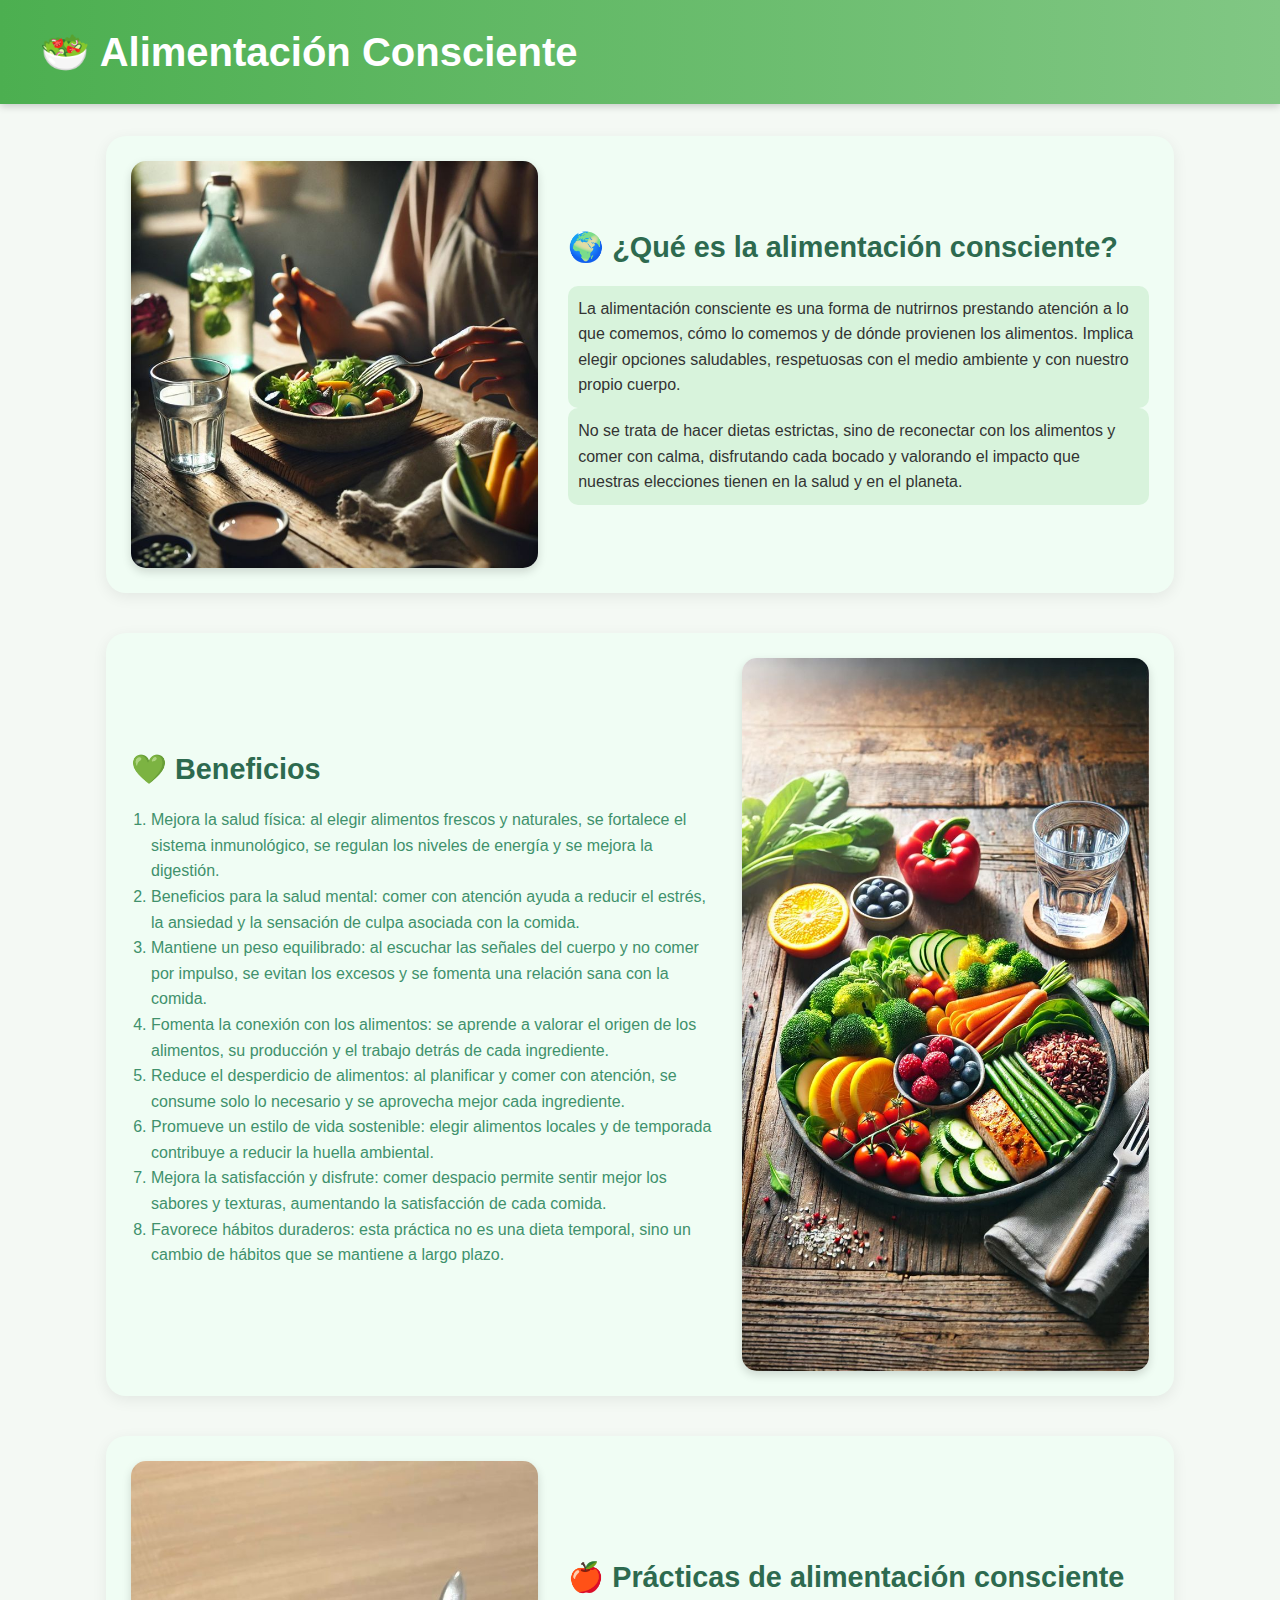
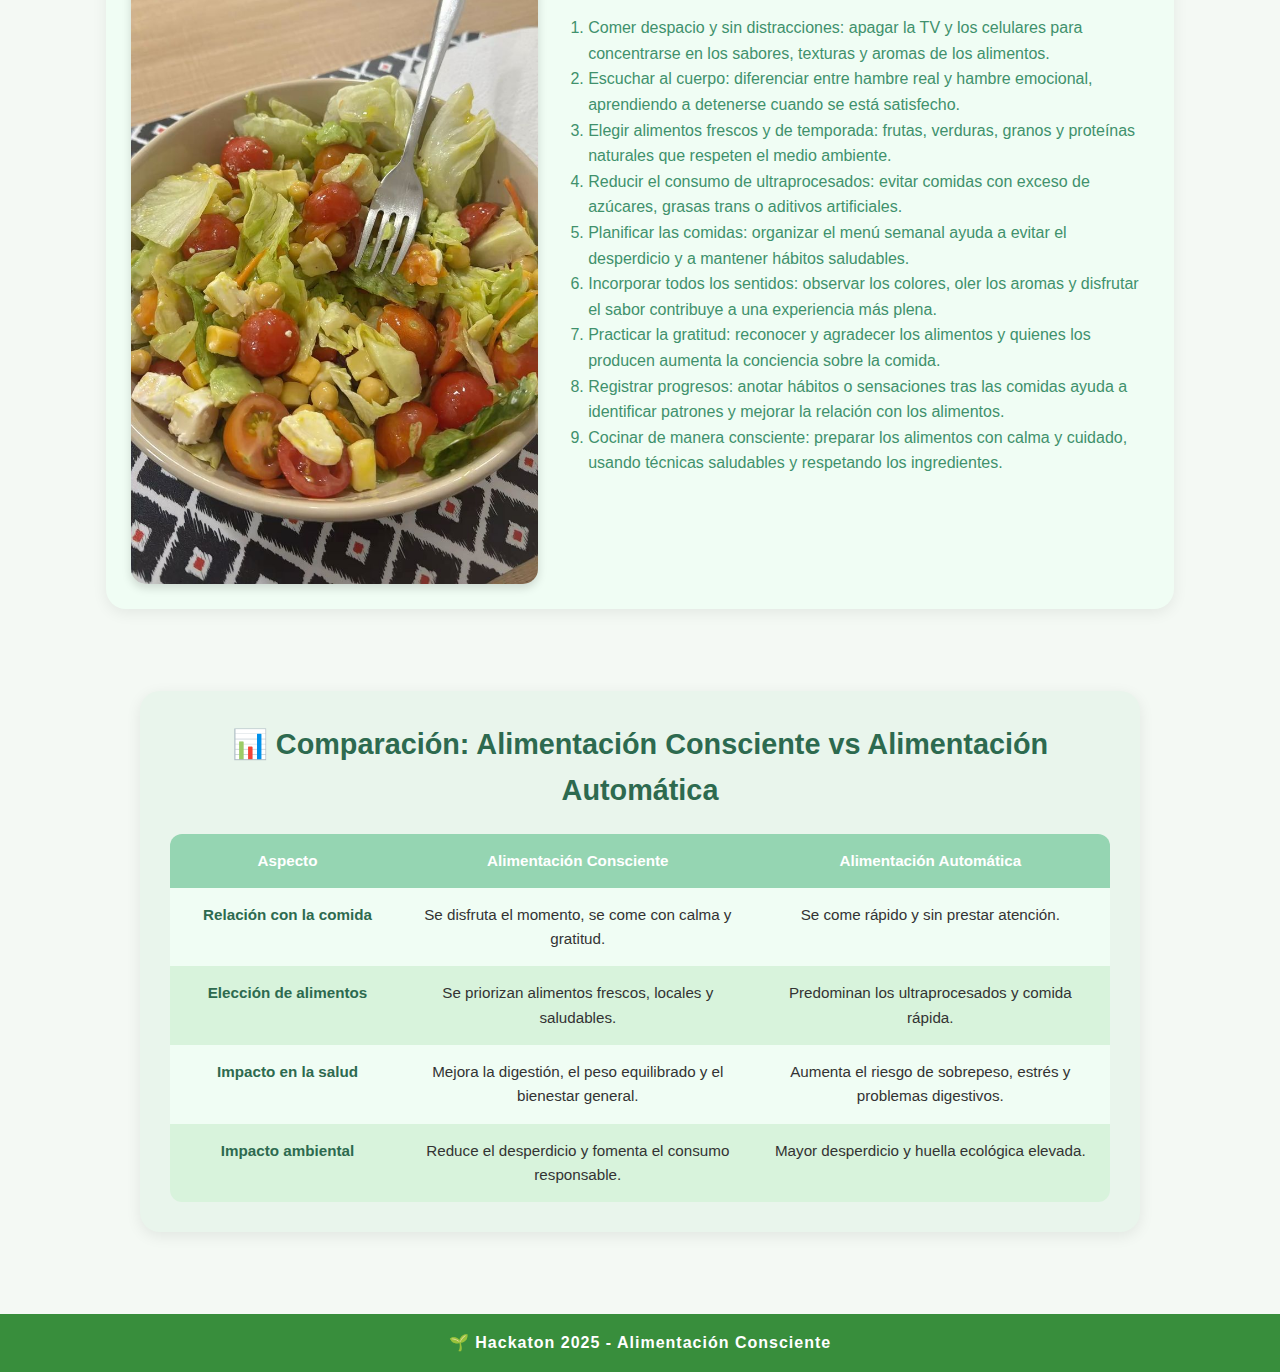
<file: alimentacion.html>
<!DOCTYPE html>
<html lang="es">
<head>
    <meta charset="UTF-8">
    <meta name="viewport" content="width=device-width, initial-scale=1.0">
    <title>Alimentación Consciente</title>
    <link rel="stylesheet" href="style.css">
</head>
<body>
<!-- HEADER -->
<header>
    <h1>🥗 Alimentación Consciente</h1>
</header>

<!-- INTRO -->
<main class="huertas">
    <section class="huerta">
        <img src="img/Quick Tips for Eating Mindfully.jpeg" alt="Alimentación saludable">
        <div class="huerta-info">
        <h2>🌍 ¿Qué es la alimentación consciente?</h2>
        <p>
            La alimentación consciente es una forma de nutrirnos prestando atención a lo que comemos, 
            cómo lo comemos y de dónde provienen los alimentos. Implica elegir opciones saludables, 
            respetuosas con el medio ambiente y con nuestro propio cuerpo.
        </p>
        <p>
            No se trata de hacer dietas estrictas, sino de reconectar con los alimentos y comer con 
            calma, disfrutando cada bocado y valorando el impacto que nuestras elecciones tienen 
            en la salud y en el planeta.
        </p>
    </div>
    </section>

    <!-- BENEFICIOS -->
    <section class="huerta invertida">
        <img src="img/Balanced Nutritional Meal.jpeg" alt="Beneficios de la alimentación consciente">
        <div class="huerta-info">
        <h2>💚 Beneficios</h2>
        <ol>
            <li>Mejora la salud física: al elegir alimentos frescos y naturales, se fortalece el sistema inmunológico, se regulan los niveles de energía y se mejora la digestión.</li>
            <li>Beneficios para la salud mental: comer con atención ayuda a reducir el estrés, la ansiedad y la sensación de culpa asociada con la comida.</li>
            <li>Mantiene un peso equilibrado: al escuchar las señales del cuerpo y no comer por impulso, se evitan los excesos y se fomenta una relación sana con la comida.</li>
            <li>Fomenta la conexión con los alimentos: se aprende a valorar el origen de los alimentos, su producción y el trabajo detrás de cada ingrediente.</li>
            <li>Reduce el desperdicio de alimentos: al planificar y comer con atención, se consume solo lo necesario y se aprovecha mejor cada ingrediente.</li>
            <li>Promueve un estilo de vida sostenible: elegir alimentos locales y de temporada contribuye a reducir la huella ambiental.</li>
            <li>Mejora la satisfacción y disfrute: comer despacio permite sentir mejor los sabores y texturas, aumentando la satisfacción de cada comida.</li>
            <li>Favorece hábitos duraderos: esta práctica no es una dieta temporal, sino un cambio de hábitos que se mantiene a largo plazo.</li>
        </ol>
    </div>
    </section>

    <!-- PRACTICAS -->
    <section class="huerta">
        <img src="img/1bf3c40b-35d3-4dfd-aef5-eaf566f7ae10.jpeg" alt="Prácticas de alimentación consciente">
        <div class="huerta-info">
        <h2>🍎 Prácticas de alimentación consciente</h2>
        <ol>
            <li>Comer despacio y sin distracciones: apagar la TV y los celulares para concentrarse en los sabores, texturas y aromas de los alimentos.</li>
            <li>Escuchar al cuerpo: diferenciar entre hambre real y hambre emocional, aprendiendo a detenerse cuando se está satisfecho.</li>
            <li>Elegir alimentos frescos y de temporada: frutas, verduras, granos y proteínas naturales que respeten el medio ambiente.</li>
            <li>Reducir el consumo de ultraprocesados: evitar comidas con exceso de azúcares, grasas trans o aditivos artificiales.</li>
            <li>Planificar las comidas: organizar el menú semanal ayuda a evitar el desperdicio y a mantener hábitos saludables.</li>
            <li>Incorporar todos los sentidos: observar los colores, oler los aromas y disfrutar el sabor contribuye a una experiencia más plena.</li>
            <li>Practicar la gratitud: reconocer y agradecer los alimentos y quienes los producen aumenta la conciencia sobre la comida.</li>
            <li>Registrar progresos: anotar hábitos o sensaciones tras las comidas ayuda a identificar patrones y mejorar la relación con los alimentos.</li>
            <li>Cocinar de manera consciente: preparar los alimentos con calma y cuidado, usando técnicas saludables y respetando los ingredientes.</li>

        </ol>
    </div>
    </section>
</main>

<!-- CUADRO COMPARATIVO -->
<section class="comparativo">
    <h2>📊 Comparación: Alimentación Consciente vs Alimentación Automática</h2>
    <table>
        <thead>
        <tr>
            <th>Aspecto</th>
            <th>Alimentación Consciente</th>
            <th>Alimentación Automática</th>
        </tr>
    </thead>
    <tbody>
        <tr>
            <td>Relación con la comida</td>
            <td>Se disfruta el momento, se come con calma y gratitud.</td>
            <td>Se come rápido y sin prestar atención.</td>
        </tr>
        <tr>
            <td>Elección de alimentos</td>
            <td>Se priorizan alimentos frescos, locales y saludables.</td>
            <td>Predominan los ultraprocesados y comida rápida.</td>
        </tr>
        <tr>
            <td>Impacto en la salud</td>
            <td>Mejora la digestión, el peso equilibrado y el bienestar general.</td>
            <td>Aumenta el riesgo de sobrepeso, estrés y problemas digestivos.</td>
        </tr>
        <tr>
            <td>Impacto ambiental</td>
            <td>Reduce el desperdicio y fomenta el consumo responsable.</td>
            <td>Mayor desperdicio y huella ecológica elevada.</td>
        </tr>
    </tbody>
    </table>
</section>

<!-- FOOTER -->
<footer>
    <p>🌱 Hackaton 2025 - Alimentación Consciente</p>
</footer>

</body>
</html>
</file>
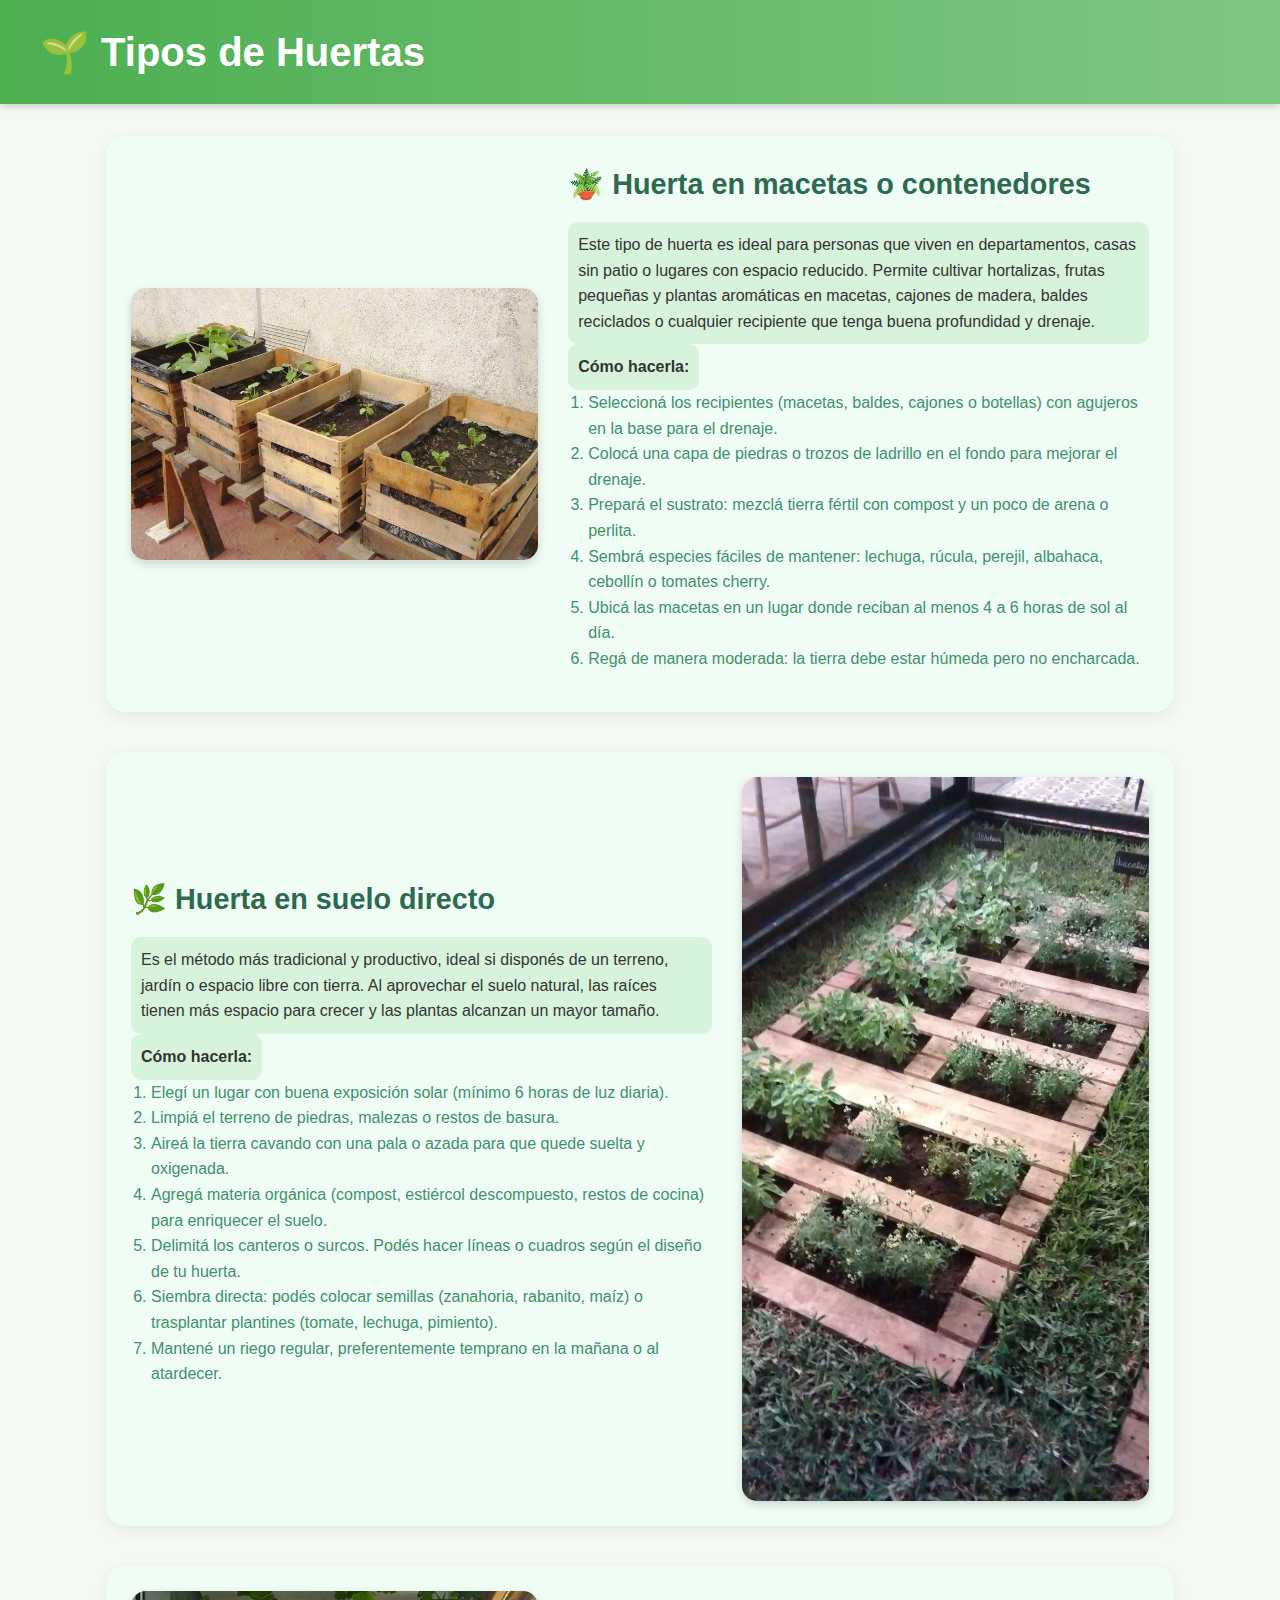
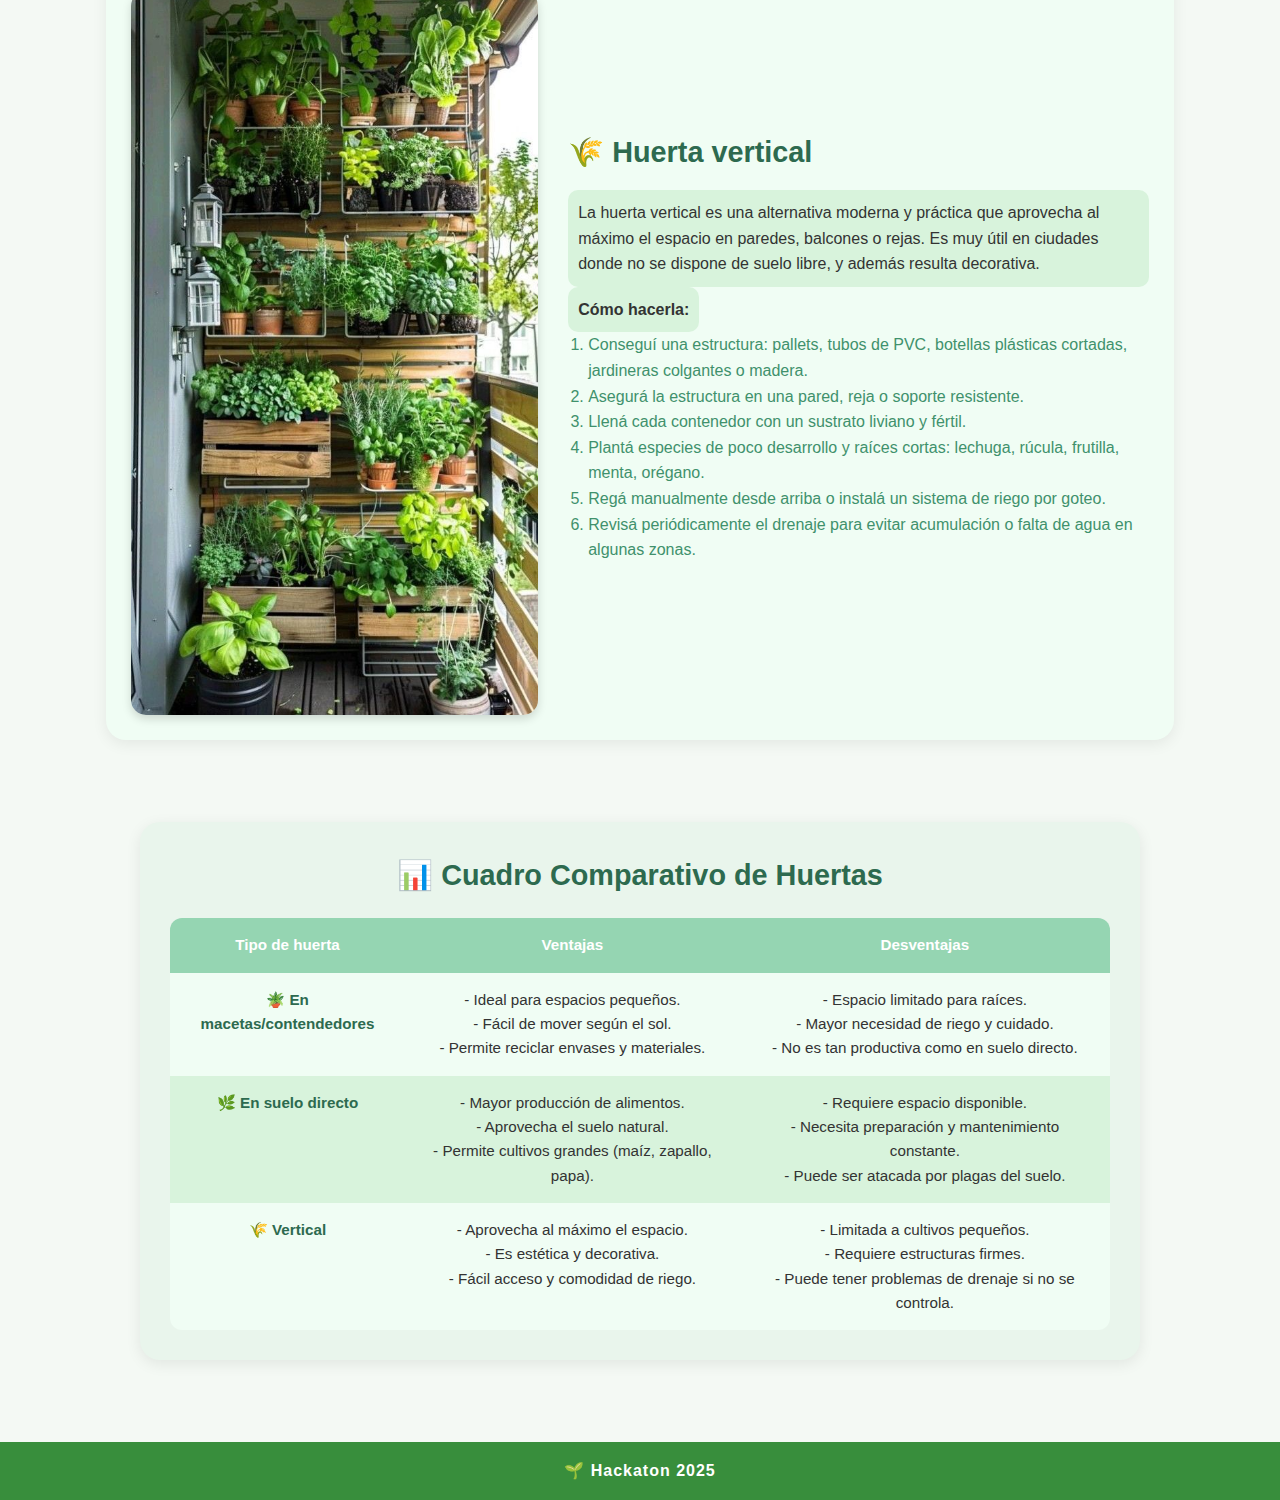
<file: huertas.html>
<!DOCTYPE html>
<html lang="es">
<head>
    <meta charset="UTF-8">
    <meta name="viewport" content="width=device-width, initial-scale=1.0">
    <title>Tipos de Huertas</title>
    <link rel="stylesheet" href="style.css">
</head>
<body>
    <header>
    <h1>🌱 Tipos de Huertas</h1>
</header>

<main class="huertas">
    <!-- Huerta 1 -->
    <section class="huerta">
        <img src="img/58b68fae-fc24-4dc1-8925-2a618148cdb9.jpeg" alt="Huerta en macetas">
        <div class="huerta-info">
        <h2>🪴 Huerta en macetas o contenedores</h2>
        <p>
            Este tipo de huerta es ideal para personas que viven en departamentos, casas sin patio o lugares con espacio reducido. Permite cultivar hortalizas, frutas pequeñas y plantas aromáticas en macetas, cajones de madera, baldes reciclados o cualquier recipiente que tenga buena profundidad y drenaje.
        </p>
        <p><strong>Cómo hacerla:</strong></p>
        <ol>
            <li>Seleccioná los recipientes (macetas, baldes, cajones o botellas) con agujeros en la base para el drenaje.</li>
            <li>Colocá una capa de piedras o trozos de ladrillo en el fondo para mejorar el drenaje.</li>
            <li>Prepará el sustrato: mezclá tierra fértil con compost y un poco de arena o perlita.</li>
            <li>Sembrá especies fáciles de mantener: lechuga, rúcula, perejil, albahaca, cebollín o tomates cherry.</li>
            <li>Ubicá las macetas en un lugar donde reciban al menos 4 a 6 horas de sol al día.</li>
            <li>Regá de manera moderada: la tierra debe estar húmeda pero no encharcada.</li>
        </ol>
    </div>
    </section>

    <!-- Huerta 2 -->
    <section class="huerta invertida">
        <img src="img/como sembrar jardin aromatico.jpeg" alt="Huerta en suelo directo">
        <div class="huerta-info">
        <h2>🌿 Huerta en suelo directo</h2>
        <p>Es el método más tradicional y productivo, ideal si disponés de un terreno, jardín o espacio libre con tierra. Al aprovechar el suelo natural, las raíces tienen más espacio para crecer y las plantas alcanzan un mayor tamaño.
        </p>
        <p><strong>Cómo hacerla:</strong></p>
        <ol>
            <li>Elegí un lugar con buena exposición solar (mínimo 6 horas de luz diaria).</li>
            <li>Limpiá el terreno de piedras, malezas o restos de basura.</li>
            <li>Aireá la tierra cavando con una pala o azada para que quede suelta y oxigenada.</li>
            <li>Agregá materia orgánica (compost, estiércol descompuesto, restos de cocina) para enriquecer el suelo.</li>
            <li>Delimitá los canteros o surcos. Podés hacer líneas o cuadros según el diseño de tu huerta.</li>
            <li>Siembra directa: podés colocar semillas (zanahoria, rabanito, maíz) o trasplantar plantines (tomate, lechuga, pimiento).</li>
            <li>Mantené un riego regular, preferentemente temprano en la mañana o al atardecer.</li>
        </ol>
    </div>
    </section>

    <!-- Huerta 3 -->
    <section class="huerta">
        <img src="img/0ce39d01-8c2a-4465-ad8d-d863ef874e88.jpeg" alt="Huerta vertical">
        <div class="huerta-info">
        <h2>🌾 Huerta vertical</h2>
        <p>La huerta vertical es una alternativa moderna y práctica que aprovecha al máximo el espacio en paredes, balcones o rejas. Es muy útil en ciudades donde no se dispone de suelo libre, y además resulta decorativa.
        </p>
        <p><strong>Cómo hacerla:</strong></p>
        <ol>
            <li>Conseguí una estructura: pallets, tubos de PVC, botellas plásticas cortadas, jardineras colgantes o madera.</li>
            <li>Asegurá la estructura en una pared, reja o soporte resistente.</li>
            <li>Llená cada contenedor con un sustrato liviano y fértil.</li>
            <li>Plantá especies de poco desarrollo y raíces cortas: lechuga, rúcula, frutilla, menta, orégano.</li>
            <li>Regá manualmente desde arriba o instalá un sistema de riego por goteo.</li>
            <li>Revisá periódicamente el drenaje para evitar acumulación o falta de agua en algunas zonas.</li>
        </ol>
    </div>
    </section>
</main>

<!-- Cuadro Comparativo -->
<section class="comparativo">
    <h2>📊 Cuadro Comparativo de Huertas</h2>
    <table>
      <thead>
        <tr>
          <th>Tipo de huerta</th>
          <th>Ventajas</th>
          <th>Desventajas</th>
        </tr>
      </thead>
      <tbody>
        <tr>
          <td>🪴 En macetas/contendedores</td>
          <td>
            - Ideal para espacios pequeños. <br>
            - Fácil de mover según el sol. <br>
            - Permite reciclar envases y materiales.
          </td>
          <td>
            - Espacio limitado para raíces. <br>
            - Mayor necesidad de riego y cuidado. <br>
            - No es tan productiva como en suelo directo.
          </td>
        </tr>
        <tr>
          <td>🌿 En suelo directo</td>
          <td>
            - Mayor producción de alimentos. <br>
            - Aprovecha el suelo natural. <br>
            - Permite cultivos grandes (maíz, zapallo, papa).
          </td>
          <td>
            - Requiere espacio disponible. <br>
            - Necesita preparación y mantenimiento constante. <br>
            - Puede ser atacada por plagas del suelo.
          </td>
        </tr>
        <tr>
          <td>🌾 Vertical</td>
          <td>
            - Aprovecha al máximo el espacio. <br>
            - Es estética y decorativa. <br>
            - Fácil acceso y comodidad de riego.
          </td>
          <td>
            - Limitada a cultivos pequeños. <br>
            - Requiere estructuras firmes. <br>
            - Puede tener problemas de drenaje si no se controla.
          </td>
        </tr>
      </tbody>
    </table>
  </section>

  <footer>
    <p>🌱 Hackaton 2025</p>
  </footer>

</body>
</html>
</file>
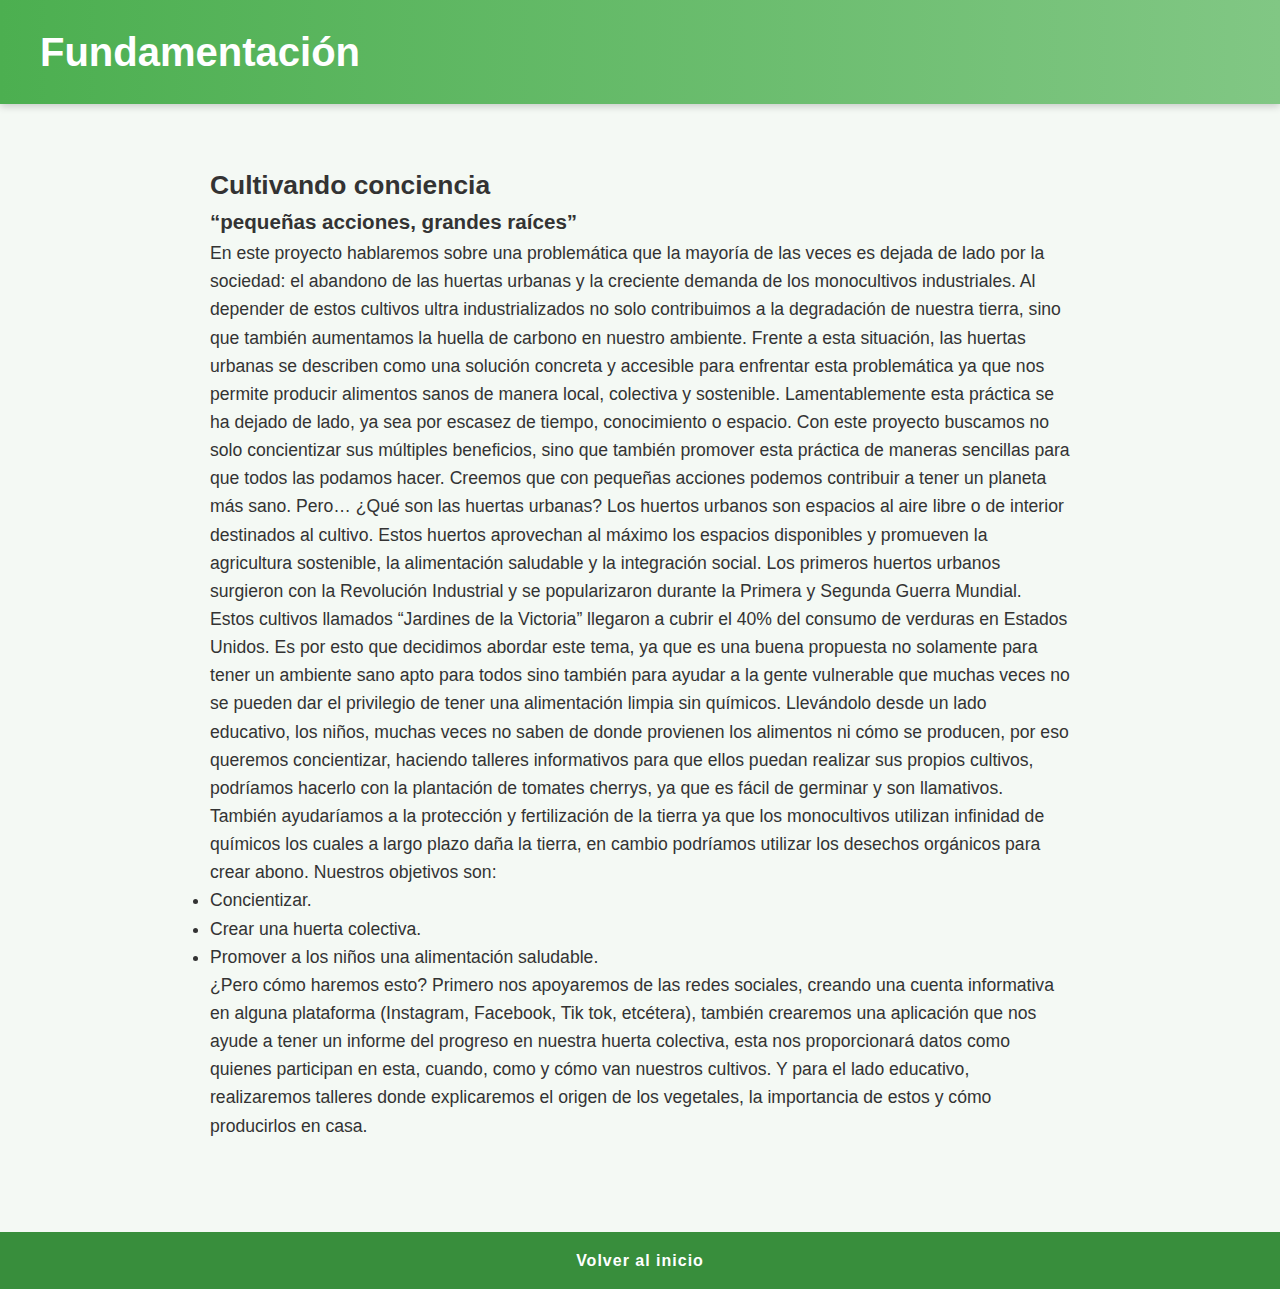
<file: inicio.html>
<!DOCTYPE html>
<html lang="es">
<head>
    <meta charset="UTF-8">
    <meta name="viewport" content="width=device-width, initial-scale=1.0">
    <title>Fundamentación </title>
    <link rel="stylesheet" href="style.css">
</head>
<body>
<header>
    <h1>Fundamentación</h1>
</header>

<section class="content">
    <h2>Cultivando conciencia</h2>
<h3>“pequeñas acciones, grandes raíces”</h3>
<p>En este proyecto hablaremos sobre una problemática que la mayoría de las veces es dejada de lado por la sociedad: el abandono de las huertas urbanas y la creciente demanda de los monocultivos industriales. Al depender de estos cultivos ultra industrializados no solo contribuimos a la degradación de nuestra tierra, sino que también aumentamos la huella de carbono en nuestro ambiente.
Frente a esta situación, las huertas urbanas se describen como una solución concreta y accesible para enfrentar esta problemática ya que nos permite producir alimentos sanos de manera local, colectiva y sostenible. Lamentablemente esta práctica se ha dejado de lado, ya sea por escasez de tiempo, conocimiento o espacio.
Con este proyecto buscamos no solo concientizar sus múltiples beneficios, sino que también promover esta práctica de maneras sencillas para que todos las podamos hacer. Creemos que con pequeñas acciones podemos contribuir a tener un planeta más sano.
Pero… ¿Qué son las huertas urbanas?
Los huertos urbanos son espacios al aire libre o de interior destinados al cultivo. Estos huertos aprovechan al máximo los espacios disponibles y promueven la agricultura sostenible, la alimentación saludable y la integración social.
Los primeros huertos urbanos surgieron con la Revolución Industrial y se popularizaron durante la Primera y Segunda Guerra Mundial. Estos cultivos llamados “Jardines de la Victoria” llegaron a cubrir el 40% del consumo de verduras en Estados Unidos.
Es por esto que decidimos abordar este tema, ya que es una buena propuesta no solamente para tener un ambiente sano apto para todos sino también para ayudar a la gente vulnerable que muchas veces no se pueden dar el privilegio de tener una alimentación limpia sin químicos.
Llevándolo desde un lado educativo, los niños, muchas veces no saben de donde provienen los alimentos ni cómo se producen, por eso queremos concientizar, haciendo talleres informativos para que ellos puedan realizar sus propios cultivos, podríamos hacerlo con la plantación de tomates cherrys, ya que es fácil de germinar y son llamativos.
También ayudaríamos a la protección y fertilización de la tierra ya que los monocultivos utilizan infinidad de químicos los cuales a largo plazo daña la tierra, en cambio podríamos utilizar los desechos orgánicos para crear abono.
Nuestros objetivos son:
<ul>
    <li> Concientizar.</li>
    <li> Crear una huerta colectiva.</li>
    <li> Promover a los niños una alimentación saludable.</li>
</ul>


¿Pero cómo haremos esto? Primero nos apoyaremos de las redes sociales, creando una cuenta informativa en alguna plataforma (Instagram, Facebook, Tik tok, etcétera), también crearemos una aplicación que nos ayude a tener un informe del progreso en nuestra huerta colectiva, esta nos proporcionará datos como quienes participan en esta, cuando, como y cómo van nuestros cultivos. Y para el lado educativo, realizaremos talleres donde explicaremos el origen de los vegetales, la importancia de estos y cómo producirlos en casa.</p>
</section>

<footer>
    <a href="index.html">Volver al inicio</a>
</footer>
</body>
</html>
</file>
<file: style.css>
/* ----- RESETEO ----- */
* {
  margin: 0;
  padding: 0;
  box-sizing: border-box;
  font-family: "Segoe UI", Arial, sans-serif;
}

body {
  background: #f4f9f4;
  color: #333;
  line-height: 1.6;
  display: flex;
  flex-direction: column;
  min-height: 100vh;
}

/* ----- HEADER ----- */
header {
  display: flex;
  justify-content: space-between;
  align-items: center;
  text-align: center;
  background: linear-gradient(90deg, #4caf50, #81c784);
  color: white;
  padding: 20px 40px;
  box-shadow: 0 2px 8px rgba(0,0,0,0.2);
}

header h1 {
  font-size: 2.5rem;
  font-weight: 600;
}

.logo img {
  width: 60px;
  height: 60px;
  border-radius: 50%;
  border: 2px solid #fff;
  object-fit: cover;
}

.slogan {
  text-align: center;
  padding: 20px;
  font-size: 1.3em;
  color: #4E8D65;
  font-weight: 600;
}

/* ----- MAIN ----- */
main {
  flex: 1;
  display: grid;
  grid-template-columns: repeat(3, 1fr);
  gap: 0;
  height: 100%;
}

@media (max-width: 1024px) {
  main { grid-template-columns: repeat(2, 1fr); }
}

@media (max-width: 768px) {
  main { grid-template-columns: 1fr; }
}

/* ----- NAV-ITEMS ----- */
.nav-item {
  position: relative;
  overflow: hidden;
  cursor: pointer;
}

.nav-item img {
  width: 100%;
  height: 100%;
  object-fit: cover;
  filter: brightness(70%);
  transition: 0.3s;
}

.nav-item:hover img { filter: brightness(55%); }

.nav-item span {
  position: absolute;
  top: 50%;
  left: 50%;
  transform: translate(-50%, -50%);
  color: white;
  font-size: 2em;
  font-weight: 600;
  text-shadow: 2px 2px 6px rgba(0,0,0,0.6);
}

/* ----- FOOTER ----- */
footer {
  text-align: center;
  background: #388e3c;
  color: white;
  padding: 1rem;
  margin-top: 2rem;
  font-weight: bold;
  letter-spacing: 1px;
}

footer a {
  color: #fff;
  text-decoration: none;
  font-weight: 600;
}
footer a:hover { text-decoration: underline; }

/* ----- CONTENIDO CON IMAGEN Y TEXTO ----- */
.content {
  max-width: 900px;
  margin: 40px auto;
  padding: 20px;
  font-size: 1.1em;
  line-height: 1.6;
}

.content-row {
  display: flex;
  align-items: center;
  gap: 15px;
  max-width: 800px;
  margin: 20px auto;
  padding: 10px;
}

.content-row img {
  width: 40%;
  border-radius: 8px;
}

.content-row div {
  width: 60%;
  font-size: 0.9em;
}

.content-row h2 {
  font-size: 1.1em;
  margin-bottom: 8px;
}

.content-row p {
  font-size: 0.9em;
  line-height: 1.4;
}

.content-row.reverse { flex-direction: row-reverse; }

@media (max-width: 768px) {
  .content-row,
  .content-row.reverse { flex-direction: column; }
  .content-row img,
  .content-row div { width: 100%; }
}

/* ----- CUENTO ----- */
.cuento {
  max-width: 1000px;
  margin: 50px auto;
  padding: 30px;
  background: linear-gradient(135deg, #e6f5ea, #d3f0d8);
  border-radius: 20px;
  box-shadow: 0 4px 15px rgba(0,0,0,0.08);
  text-align: center;
}

.cuento-titulo {
  font-size: 2em;
  color: #2d6a4f;
  margin-bottom: 10px;
  font-family: 'Poppins', sans-serif;
}

.cuento-frase {
  font-style: italic;
  color: #40916c;
  margin-bottom: 25px;
}

.cuento-contenido {
  display: flex;
  align-items: center;
  gap: 30px;
  flex-wrap: wrap;
  text-align: left;
}

.cuento-img {
  width: 250px;
  border-radius: 15px;
  flex-shrink: 0;
}

.cuento-texto {
  flex: 1;
  font-size: 1em;
  line-height: 1.6;
  color: #333;
}

.cuento-texto audio {
  width: 100%;
  max-width: 100%;
}

.cuento-audio {
  margin-top: 25px;
}

.cuento-audio p {
  margin-bottom: 8px;
  color: #2d6a4f;
  font-weight: bold;
}

@media (max-width: 768px) {
  .cuento-contenido { flex-direction: column; }
  .cuento-img { width: 100%; }
}

/* ----- HUERTAS ----- */
.huertas {
  max-width: 1100px;
  margin: 2rem auto;
  padding: 0 1rem;
  display: flex;
  flex-direction: column;
  gap: 40px;
}

.huerta {
  display: flex;
  align-items: center;
  gap: 30px;
  background: #f0fdf4;
  padding: 25px;
  border-radius: 20px;
  box-shadow: 0 4px 15px rgba(0,0,0,0.07);
}

.huerta.invertida { flex-direction: row-reverse; }

.huerta img {
  width: 40%;
  border-radius: 15px;
  box-shadow: 0 4px 10px rgba(0,0,0,0.15);
}

.huerta-info {
  flex: 1;
}

.huerta-info h2 {
  font-size: 1.8em;
  color: #2d6a4f;
  margin-bottom: 15px;
  font-family: 'Poppins', sans-serif;
}

.huerta-info ol {
  margin-bottom: 15px;
  padding-left: 20px;
  color: #40916c;
}

.huerta-info p {
  font-size: 1em;
  color: #333;
  background: #d8f3dc;
  padding: 10px;
  border-radius: 10px;
  display: inline-block;
}

@media (max-width: 768px) {
  .huerta { flex-direction: column; text-align: center; }
  .huerta.invertida { flex-direction: column; }
  .huerta img { width: 80%; margin-bottom: 15px; }
  .huerta-info ol { padding-left: 0; list-style-position: inside; }
}

/* ----- CUADRO COMPARATIVO ----- */
.comparativo {
  max-width: 1000px;
  margin: 50px auto;
  padding: 30px;
  background: #e9f5ec;
  border-radius: 20px;
  box-shadow: 0 4px 15px rgba(0,0,0,0.08);
  text-align: center;
}

.comparativo h2 {
  color: #2d6a4f;
  font-size: 1.8em;
  margin-bottom: 20px;
  font-family: 'Poppins', sans-serif;
}

.comparativo table {
  width: 100%;
  border-collapse: collapse;
  font-size: 0.95em;
  border-radius: 12px;
  overflow: hidden;
}

.comparativo th, 
.comparativo td {
  padding: 15px;
  text-align: center;
  vertical-align: top;
}

.comparativo thead {
  background: #95d5b2;
  color: #fff;
}

.comparativo tbody tr:nth-child(even) { background: #d8f3dc; }
.comparativo tbody tr:nth-child(odd) { background: #f0fdf4; }

.comparativo td:first-child {
  font-weight: bold;
  color: #2d6a4f;
  width: 25%;
}

@media (max-width: 768px) {
  .comparativo table,
  .comparativo thead,
  .comparativo tbody,
  .comparativo th,
  .comparativo td,
  .comparativo tr {
    display: block;
    width: 100%;
  }

  .comparativo thead { display: none; }

  .comparativo tbody tr {
    margin-bottom: 20px;
    border: 1px solid #cdeccd;
    border-radius: 10px;
    padding: 10px;
    background: #f0fdf4;
  }

  .comparativo td {
    display: flex;
    justify-content: space-between;
    padding: 8px 10px;
    text-align: left;
  }

  .comparativo td:first-child { font-weight: bold; }
}

/* ----- FUNDAMENTACIÓN Y ALIMENTACIÓN ----- */
.fundamentacion, .alimentacion-contenido {
  display: flex;
  align-items: center;
  gap: 30px;
  max-width: 1000px;
  margin: 40px auto;
  padding: 25px;
  background: #e6f5ea;
  border-radius: 20px;
  box-shadow: 0 4px 12px rgba(0,0,0,0.08);
}

.fundamentacion img, .alimentacion-contenido img {
  width: 40%;
  border-radius: 15px;
  flex-shrink: 0;
}

.fund-texto, .aliment-texto {
  flex: 1;
  font-size: 1em;
  line-height: 1.6;
  color: #333;
}

.fund-texto h2, .aliment-texto h2 {
  font-size: 1.8em;
  color: #2d6a4f;
  margin-bottom: 15px;
  font-family: 'Poppins', sans-serif;
}

.fund-texto ul, .aliment-texto ul {
  margin-top: 10px;
  padding-left: 20px;
  color: #40916c;
}

@media (max-width: 768px) {
  .fundamentacion, .alimentacion-contenido {
    flex-direction: column;
    text-align: center;
  }
  .fundamentacion img, .alimentacion-contenido img {
    width: 80%;
    margin-bottom: 15px;
  }
  .fund-texto, .aliment-texto { width: 100%; }
  .fund-texto ul, .aliment-texto ul {
    padding-left: 0;
    list-style-position: inside;
  }
}
/* ----- CUENTO ----- */
.cuento {
  max-width: 1000px;
  margin: 50px auto;
  padding: 30px;
  background: linear-gradient(135deg, #e6f5ea, #d3f0d8);
  border-radius: 20px;
  box-shadow: 0 4px 15px rgba(0,0,0,0.08);
}

.cuento-titulo {
  font-size: 2em;
  color: #2d6a4f;
  margin-bottom: 10px;
  font-family: 'Poppins', sans-serif;
  text-align: center;
}

.cuento-frase {
  font-style: italic;
  color: #40916c;
  margin-bottom: 25px;
  text-align: center;
}

.cuento-contenido {
  display: flex;
  align-items: flex-start; /* que la imagen quede alineada arriba */
  gap: 25px;
}

.cuento-imagen {
  flex: 0 0 200px; /* fija un ancho para que sea más chica */
}

.cuento-imagen img {
  width: 100%;
  border-radius: 12px;
  box-shadow: 0 4px 10px rgba(0,0,0,0.12);
}

.cuento-texto {
  flex: 1;
  font-size: 1em;
  line-height: 1.6;
  color: #333;
}

.cuento-texto audio {
  width: 100%;
  max-width: 350px;
  margin-top: 15px;
}

@media (max-width: 768px) {
  .cuento-contenido {
    flex-direction: column;
    text-align: center;
  }
  .cuento-imagen {
    flex: none;
    width: 60%;
    margin: 0 auto 20px;
  }
}
</file>
